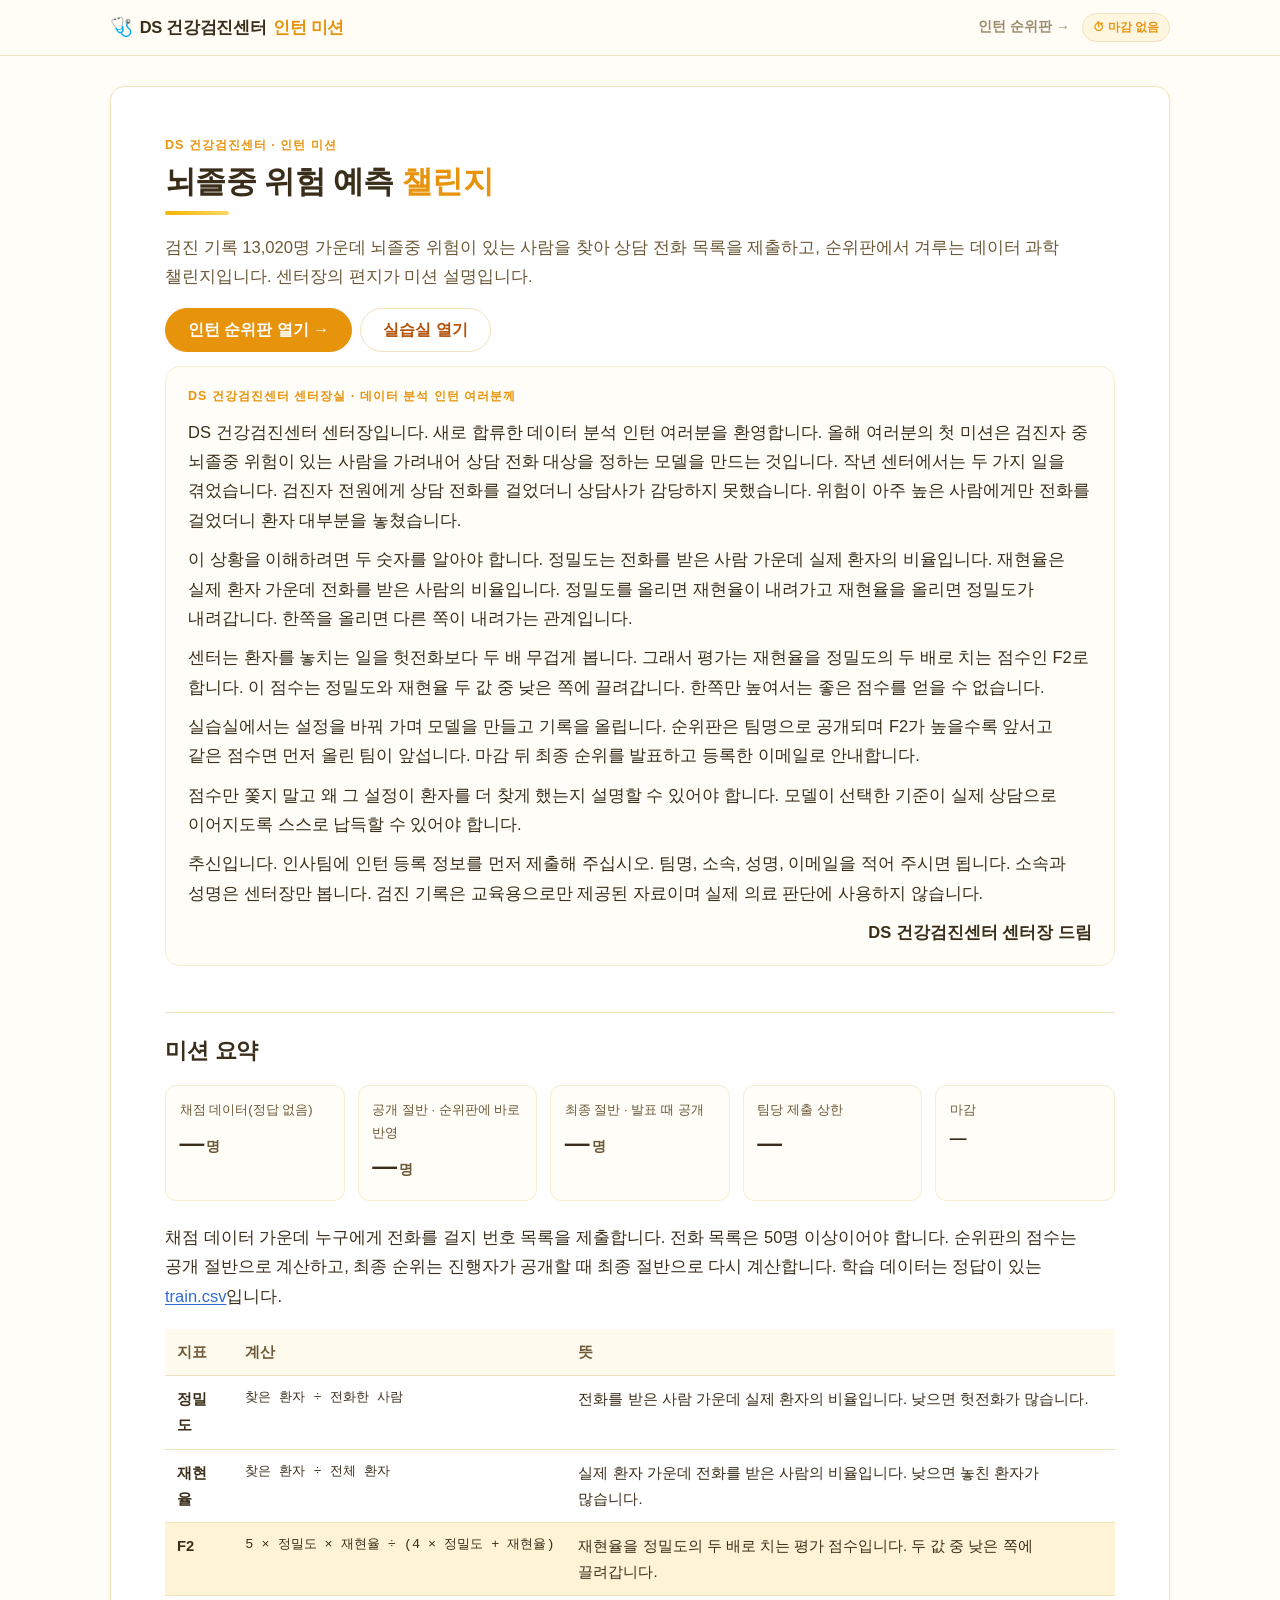
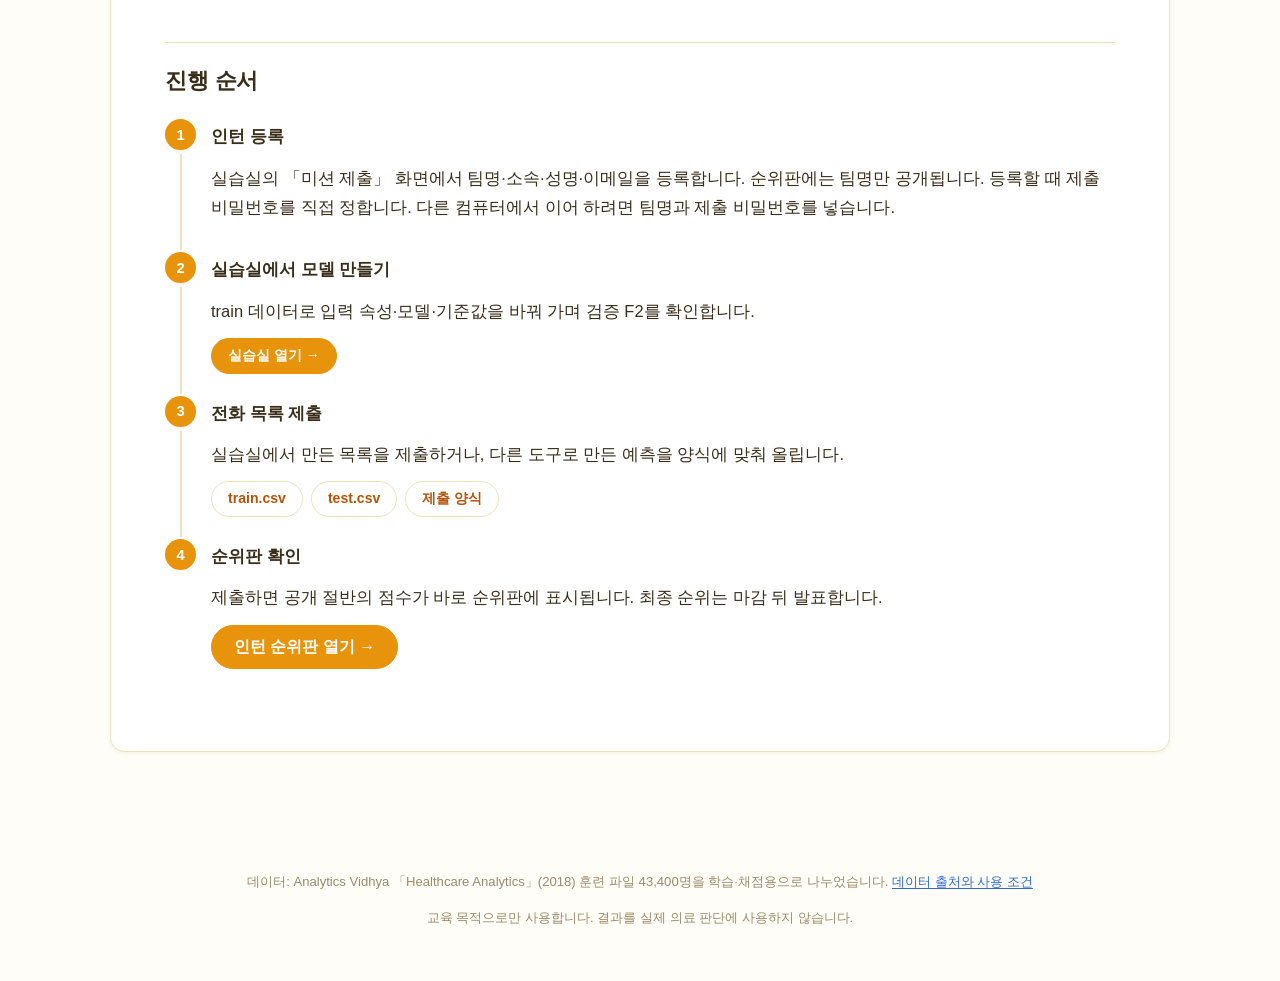
<file: index.html>
<!DOCTYPE html>
<html lang="ko">
<head>
<meta charset="utf-8">
<meta name="viewport" content="width=device-width, initial-scale=1">
<title>뇌졸중 위험 예측 챌린지 · DS 건강검진센터 인턴 미션</title>
<meta name="description" content="검진 기록으로 상담 전화를 걸 사람을 고르는 데이터 과학 챌린지의 안내와 순위판입니다.">
<link rel="icon" href="data:image/svg+xml,<svg xmlns=%22http://www.w3.org/2000/svg%22 viewBox=%220 0 100 100%22><text y=%22.9em%22 font-size=%2290%22>🩺</text></svg>">
<link rel="stylesheet" href="assets/style.css?v=tb16">
<link rel="stylesheet" href="assets/board.css?v=10">
</head>
<body>
<div class="topbar"><div class="inner">
  <a class="brand" href="./"><span class="chick">🩺</span> DS 건강검진센터 <span class="a" id="eventTitle">인턴 미션</span></a>
  <span class="spacer"></span>
  <a class="home" href="leaderboard.html">인턴 순위판 →</a>
  <span class="badge final" id="finalChip" hidden>최종 결과 발표</span>
  <span class="badge" id="deadlineChip">불러오는 중</span>
</div></div>

<div class="wrap">
<main>
  <span class="eyebrow">DS 건강검진센터 · 인턴 미션</span>
  <h1>뇌졸중 위험 예측 <span class="a">챌린지</span></h1>
  <div class="under"></div>
  <p class="lead">검진 기록 13,020명 가운데 뇌졸중 위험이 있는 사람을 찾아 상담 전화 목록을 제출하고, 순위판에서 겨루는 데이터 과학 챌린지입니다. 센터장의 편지가 미션 설명입니다.</p>
  <div class="links"><a class="btn primary big" href="leaderboard.html">인턴 순위판 열기 →</a><a class="btn big" href="app/" target="_blank" rel="noopener">실습실 열기</a></div>

  <!-- 센터장의 편지. 본문은 docs/letter_draft.txt 그대로 -->
  <div class="letter" aria-label="센터장의 편지">
    <span class="eyebrow">DS 건강검진센터 센터장실 · 데이터 분석 인턴 여러분께</span>
    <p>DS 건강검진센터 센터장입니다. 새로 합류한 데이터 분석 인턴 여러분을 환영합니다. 올해 여러분의 첫 미션은 검진자 중 뇌졸중 위험이 있는 사람을 가려내어 상담 전화 대상을 정하는 모델을 만드는 것입니다. 작년 센터에서는 두 가지 일을 겪었습니다. 검진자 전원에게 상담 전화를 걸었더니 상담사가 감당하지 못했습니다. 위험이 아주 높은 사람에게만 전화를 걸었더니 환자 대부분을 놓쳤습니다.</p>
    <p>이 상황을 이해하려면 두 숫자를 알아야 합니다. 정밀도는 전화를 받은 사람 가운데 실제 환자의 비율입니다. 재현율은 실제 환자 가운데 전화를 받은 사람의 비율입니다. 정밀도를 올리면 재현율이 내려가고 재현율을 올리면 정밀도가 내려갑니다. 한쪽을 올리면 다른 쪽이 내려가는 관계입니다.</p>
    <p>센터는 환자를 놓치는 일을 헛전화보다 두 배 무겁게 봅니다. 그래서 평가는 재현율을 정밀도의 두 배로 치는 점수인 F2로 합니다. 이 점수는 정밀도와 재현율 두 값 중 낮은 쪽에 끌려갑니다. 한쪽만 높여서는 좋은 점수를 얻을 수 없습니다.</p>
    <p>실습실에서는 설정을 바꿔 가며 모델을 만들고 기록을 올립니다. 순위판은 팀명으로 공개되며 F2가 높을수록 앞서고 같은 점수면 먼저 올린 팀이 앞섭니다. 마감 뒤 최종 순위를 발표하고 등록한 이메일로 안내합니다.</p>
    <p>점수만 쫓지 말고 왜 그 설정이 환자를 더 찾게 했는지 설명할 수 있어야 합니다. 모델이 선택한 기준이 실제 상담으로 이어지도록 스스로 납득할 수 있어야 합니다.</p>
    <p>추신입니다. 인사팀에 인턴 등록 정보를 먼저 제출해 주십시오. 팀명, 소속, 성명, 이메일을 적어 주시면 됩니다. 소속과 성명은 센터장만 봅니다. 검진 기록은 교육용으로만 제공된 자료이며 실제 의료 판단에 사용하지 않습니다.</p>
    <p class="sign">DS 건강검진센터 센터장 드림</p>
  </div>

  <h2>미션 요약</h2>
  <div class="kpi">
    <div><div class="t">채점 데이터(정답 없음)</div><div class="v"><span id="mTest">—</span><small>명</small></div></div>
    <div><div class="t">공개 절반 · 순위판에 바로 반영</div><div class="v"><span id="mPublic">—</span><small>명</small></div></div>
    <div><div class="t">최종 절반 · 발표 때 공개</div><div class="v"><span id="mPrivate">—</span><small>명</small></div></div>
    <div><div class="t">팀당 제출 상한</div><div class="v" id="mMaxSub">—</div></div>
    <div><div class="t">마감</div><div class="v sm" id="mDeadline">—</div></div>
  </div>
  <p>채점 데이터 가운데 누구에게 전화를 걸지 번호 목록을 제출합니다. 전화 목록은 50명 이상이어야 합니다. 순위판의 점수는 공개 절반으로 계산하고, 최종 순위는 진행자가 공개할 때 최종 절반으로 다시 계산합니다. 학습 데이터는 정답이 있는 <a href="data/train.csv" download>train.csv</a>입니다.</p>
  <table class="daymap">
    <thead><tr><th>지표</th><th>계산</th><th>뜻</th></tr></thead>
    <tbody>
      <tr><td><b>정밀도</b></td><td class="f">찾은 환자 ÷ 전화한 사람</td><td>전화를 받은 사람 가운데 실제 환자의 비율입니다. 낮으면 헛전화가 많습니다.</td></tr>
      <tr><td><b>재현율</b></td><td class="f">찾은 환자 ÷ 전체 환자</td><td>실제 환자 가운데 전화를 받은 사람의 비율입니다. 낮으면 놓친 환자가 많습니다.</td></tr>
      <tr class="key"><td><b>F2</b></td><td class="f">5 × 정밀도 × 재현율 ÷ (4 × 정밀도 + 재현율)</td><td>재현율을 정밀도의 두 배로 치는 평가 점수입니다. 두 값 중 낮은 쪽에 끌려갑니다.</td></tr>
    </tbody>
  </table>

  <h2>진행 순서</h2>
  <ol class="steps">
    <li><span class="st">인턴 등록</span>
      <p>실습실의 「미션 제출」 화면에서 팀명·소속·성명·이메일을 등록합니다. 순위판에는 팀명만 공개됩니다. 등록할 때 제출 비밀번호를 직접 정합니다. 다른 컴퓨터에서 이어 하려면 팀명과 제출 비밀번호를 넣습니다.</p></li>
    <li><span class="st">실습실에서 모델 만들기</span>
      <p>train 데이터로 입력 속성·모델·기준값을 바꿔 가며 검증 F2를 확인합니다.</p>
      <div class="links"><a class="btn primary" href="app/" target="_blank" rel="noopener">실습실 열기 →</a></div></li>
    <li><span class="st">전화 목록 제출</span>
      <p>실습실에서 만든 목록을 제출하거나, 다른 도구로 만든 예측을 양식에 맞춰 올립니다.</p>
      <div class="links">
        <a class="btn" href="data/train.csv" download>train.csv</a>
        <a class="btn" href="data/test.csv" download>test.csv</a>
        <a class="btn" href="data/sample_submission.csv" download>제출 양식</a>
      </div></li>
    <li><span class="st">순위판 확인</span>
      <p>제출하면 공개 절반의 점수가 바로 순위판에 표시됩니다. 최종 순위는 마감 뒤 발표합니다.</p>
      <div class="links"><a class="btn primary big" href="leaderboard.html">인턴 순위판 열기 →</a></div></li>
  </ol>

</main>
</div>

<footer class="foot">
  <p>데이터: Analytics Vidhya 「Healthcare Analytics」(2018) 훈련 파일 43,400명을 학습·채점용으로 나누었습니다. <a href="data/README.md">데이터 출처와 사용 조건</a></p>
  <p>교육 목적으로만 사용합니다. 결과를 실제 의료 판단에 사용하지 않습니다.</p>
</footer>

<script>window.CHALLENGE_MODE = "intro";</script>
<script src="config.js?v=4"></script>
<script src="app.js?v=11"></script>
</body>
</html>
</file>
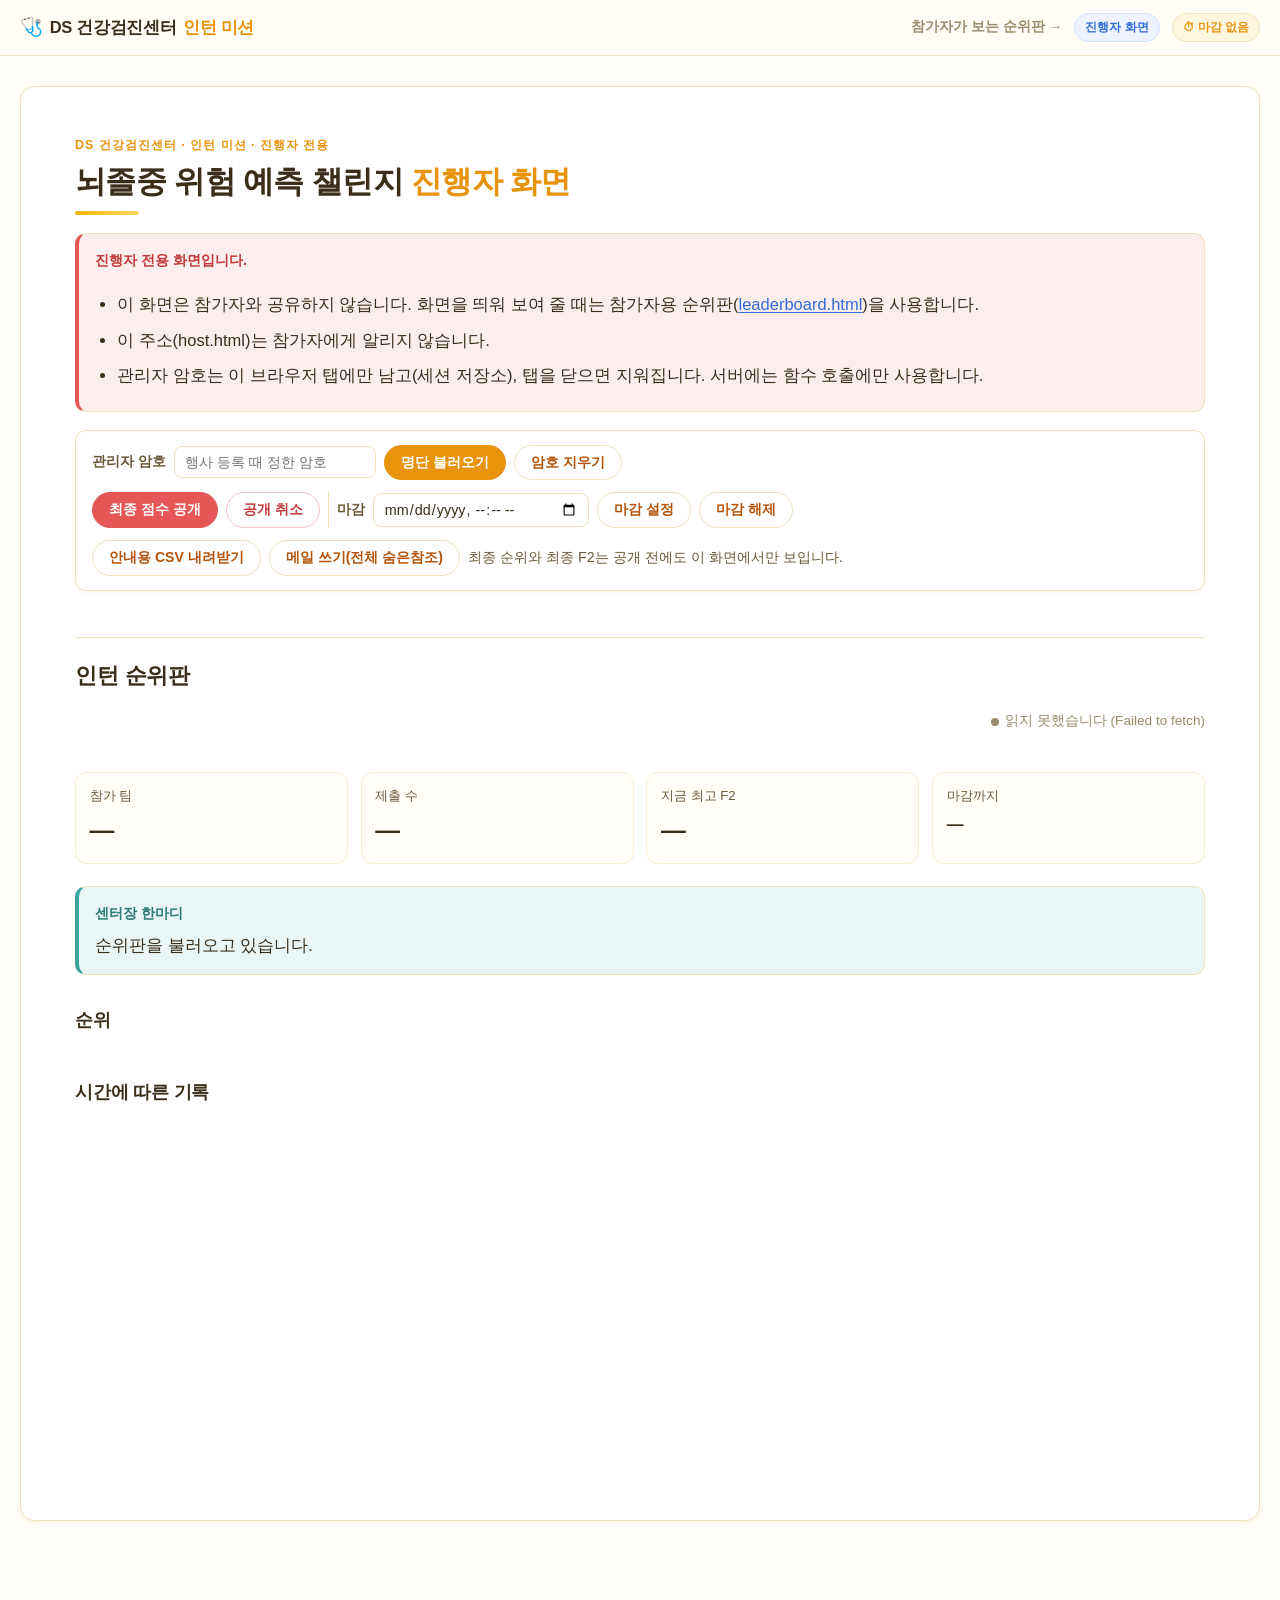
<file: host.html>
<!DOCTYPE html>
<html lang="ko">
<head>
<meta charset="utf-8">
<meta name="viewport" content="width=device-width, initial-scale=1">
<meta name="robots" content="noindex, nofollow">
<title>뇌졸중 위험 예측 챌린지 · 진행자 화면</title>
<link rel="icon" href="data:image/svg+xml,<svg xmlns=%22http://www.w3.org/2000/svg%22 viewBox=%220 0 100 100%22><text y=%22.9em%22 font-size=%2290%22>🗝️</text></svg>">
<link rel="stylesheet" href="assets/style.css?v=tb16">
<link rel="stylesheet" href="assets/board.css?v=10">
<style>
  .wrap { --maxw: 1400px; }
  main { max-width: 1400px; }
  .topbar .inner { max-width: 1400px; }
</style>
</head>
<body>
<div class="topbar"><div class="inner">
  <a class="brand" href="./"><span class="chick">🩺</span> DS 건강검진센터 <span class="a" id="eventTitle">인턴 미션</span></a>
  <span class="spacer"></span>
  <a class="home" href="leaderboard.html" target="_blank" rel="noopener">참가자가 보는 순위판 →</a>
  <span class="badge teacher">진행자 화면</span>
  <span class="badge final" id="finalChip" hidden>최종 결과 발표</span>
  <span class="badge" id="deadlineChip">불러오는 중</span>
</div></div>

<div class="wrap">
<main>
  <span class="eyebrow">DS 건강검진센터 · 인턴 미션 · 진행자 전용</span>
  <h1>뇌졸중 위험 예측 챌린지 <span class="a">진행자 화면</span></h1>
  <div class="under"></div>

  <div class="callout err" role="note">
    <div class="h">진행자 전용 화면입니다.</div>
    <ul>
      <li>이 화면은 참가자와 공유하지 않습니다. 화면을 띄워 보여 줄 때는 참가자용 순위판(<a href="leaderboard.html" target="_blank" rel="noopener">leaderboard.html</a>)을 사용합니다.</li>
      <li>이 주소(host.html)는 참가자에게 알리지 않습니다.</li>
      <li>관리자 암호는 이 브라우저 탭에만 남고(세션 저장소), 탭을 닫으면 지워집니다. 서버에는 함수 호출에만 사용합니다.</li>
    </ul>
  </div>

  <section class="admin" aria-label="관리">
    <form class="row" id="passForm" autocomplete="off">
      <label for="passInput">관리자 암호</label>
      <input type="password" id="passInput" placeholder="행사 등록 때 정한 암호">
      <button class="btn primary" type="submit">명단 불러오기</button>
      <button class="btn" type="button" id="passClear">암호 지우기</button>
      <span class="msg" id="adminMsg"></span>
    </form>
    <div class="row">
      <button class="btn danger primary" type="button" id="btnReveal">최종 점수 공개</button>
      <button class="btn danger" type="button" id="btnHide">공개 취소</button>
      <span class="sep" aria-hidden="true"></span>
      <label for="deadlineInput">마감</label>
      <input type="datetime-local" id="deadlineInput">
      <button class="btn" type="button" id="btnDeadline">마감 설정</button>
      <button class="btn" type="button" id="btnClearDeadline">마감 해제</button>
    </div>
    <div class="row">
      <button class="btn" type="button" id="btnCsv">안내용 CSV 내려받기</button>
      <a class="btn" id="mailLink" href="#">메일 쓰기(전체 숨은참조)</a>
      <span class="quiet">최종 순위와 최종 F2는 공개 전에도 이 화면에서만 보입니다.</span>
    </div>
  </section>

  <section id="board" aria-label="순위판">
    <h2>인턴 순위판</h2>
    <p class="quiet" id="boardLead"></p>
    <div class="ctl">
      <div class="seg" id="viewSeg" hidden>
        <button type="button" data-v="public">공개 순위</button><button type="button" data-v="final">최종 순위</button>
      </div>
      <div class="live"><span class="dot off" id="liveDot"></span><span id="liveText">읽는 중입니다</span></div>
    </div>
    <div class="callout warn" id="notice" hidden></div>

    <div class="podium" id="podium"></div>

    <div class="kpi">
      <div><div class="t">참가 팀</div><div class="v" id="kTeams">—</div></div>
      <div><div class="t">제출 수</div><div class="v" id="kSubs">—</div></div>
      <div><div class="t" id="kBestLabel">지금 최고 F2</div><div class="v" id="kBest">—</div></div>
      <div><div class="t">마감까지</div><div class="v sm" id="kLeft">—</div></div>
    </div>

    <div class="callout ask" aria-live="polite">
      <div class="h">센터장 한마디</div>
      <p id="bossSay">순위판을 불러오고 있습니다.</p>
    </div>

    <h3>순위</h3>
    <div class="tablewrap">
      <table class="board"><thead id="thead"></thead><tbody id="tbody"></tbody></table>
    </div>

    <h3>시간에 따른 기록</h3>
    <div id="plot"></div>
  </section>
</main>
</div>

<script>window.CHALLENGE_MODE = "host";</script>
<script src="config.js?v=4"></script>
<script src="https://cdn.plot.ly/plotly-2.35.2.min.js" charset="utf-8"></script>
<script src="app.js?v=11"></script>
</body>
</html>
</file>
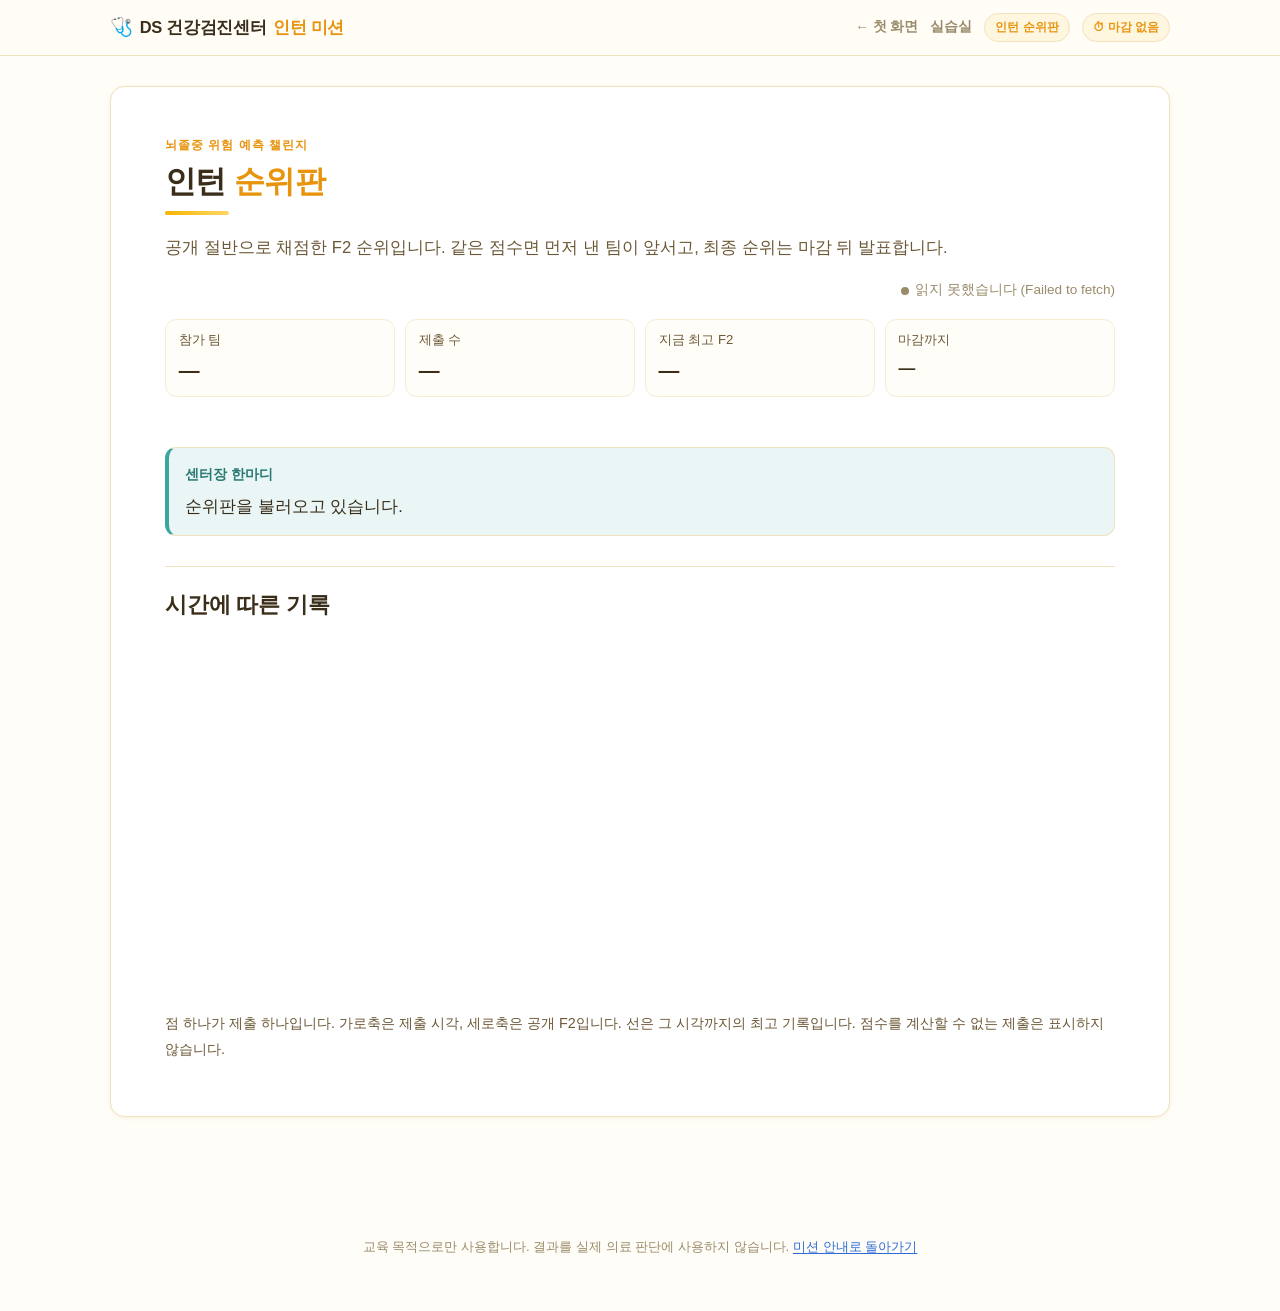
<file: leaderboard.html>
<!DOCTYPE html>
<html lang="ko">
<head>
<meta charset="utf-8">
<meta name="viewport" content="width=device-width, initial-scale=1">
<title>인턴 순위판 · 뇌졸중 위험 예측 챌린지</title>
<meta name="description" content="DS 건강검진센터 인턴 미션(뇌졸중 위험 예측 챌린지)의 실시간 순위판입니다.">
<link rel="icon" href="data:image/svg+xml,<svg xmlns=%22http://www.w3.org/2000/svg%22 viewBox=%220 0 100 100%22><text y=%22.9em%22 font-size=%2290%22>🏆</text></svg>">
<link rel="stylesheet" href="assets/style.css?v=tb16">
<link rel="stylesheet" href="assets/board.css?v=10">
</head>
<body class="lb">
<div class="topbar"><div class="inner">
  <a class="brand" href="./"><span class="chick">🩺</span> DS 건강검진센터 <span class="a" id="eventTitle">인턴 미션</span></a>
  <span class="spacer"></span>
  <a class="home" href="./">← 첫 화면</a>
  <a class="home" href="app/" target="_blank" rel="noopener">실습실</a>
  <span class="badge">인턴 순위판</span>
  <span class="badge final" id="finalChip" hidden>최종 결과 발표</span>
  <span class="badge" id="deadlineChip">불러오는 중</span>
</div></div>

<div class="wrap">
<main>
  <span class="eyebrow">뇌졸중 위험 예측 챌린지</span>
  <h1>인턴 <span class="a">순위판</span></h1>
  <div class="under"></div>
  <p class="lead">공개 절반으로 채점한 F2 순위입니다. 같은 점수면 먼저 낸 팀이 앞서고, 최종 순위는 마감 뒤 발표합니다.</p>

  <section id="board" aria-label="순위판">
    <div class="ctl">
      <div class="seg" id="viewSeg" hidden>
        <button type="button" data-v="public">공개 순위</button><button type="button" data-v="final">최종 순위</button>
      </div>
      <div class="live"><span class="dot off" id="liveDot"></span><span id="liveText">읽는 중입니다</span></div>
    </div>
    <div class="callout warn" id="notice" hidden></div>

    <div class="kpi">
      <div><div class="t">참가 팀</div><div class="v" id="kTeams">—</div></div>
      <div><div class="t">제출 수</div><div class="v" id="kSubs">—</div></div>
      <div><div class="t" id="kBestLabel">지금 최고 F2</div><div class="v" id="kBest">—</div></div>
      <div><div class="t">마감까지</div><div class="v sm" id="kLeft">—</div></div>
    </div>

    <div class="podium" id="podium"></div>

    <p class="quiet" id="boardLead"></p>
    <div class="tablewrap">
      <table class="board"><thead id="thead"></thead><tbody id="tbody"></tbody></table>
    </div>

    <div class="callout ask" aria-live="polite">
      <div class="h">센터장 한마디</div>
      <p id="bossSay">순위판을 불러오고 있습니다.</p>
    </div>

    <h2>시간에 따른 기록</h2>
    <div id="plot"></div>
    <p class="mini">점 하나가 제출 하나입니다. 가로축은 제출 시각, 세로축은 공개 F2입니다. 선은 그 시각까지의 최고 기록입니다. 점수를 계산할 수 없는 제출은 표시하지 않습니다.</p>
  </section>
</main>
</div>

<footer class="foot">
  <p>교육 목적으로만 사용합니다. 결과를 실제 의료 판단에 사용하지 않습니다. <a href="./">미션 안내로 돌아가기</a></p>
</footer>

<script>window.CHALLENGE_MODE = "board";</script>
<script src="config.js?v=4"></script>
<script src="https://cdn.plot.ly/plotly-2.35.2.min.js" charset="utf-8"></script>
<script src="app.js?v=11"></script>
</body>
</html>
</file>
<file: assets/style.css>
/* ============================================================
   서울대 평생교육원 데이터 분석 강의 · 웹 교재 공용 스타일
   디자인 계열: modeudata-population-web (따뜻한 크림·골드)
   ============================================================ */

:root {
  /* 참고 디자인 팔레트 */
  --gold: #f4b400;
  --accent: #e8930c;
  --bg: #fffdf7;
  --card: #fff6e0;
  --border: #f0e2bc;
  --border-soft: #f7edcf;
  --text: #3a2e1a;
  --text-soft: #6b5836;
  --muted: #9a8b6a;
  --blue: #4c8df6;
  --pink: #f4789b;

  /* 시맨틱 (참고 디자인의 band 색과 조화) */
  --green: #54a24b;
  --green-soft: #eef6e8;
  --red: #e45756;
  --red-soft: #fdeeee;
  --teal: #3ba6a0;
  --teal-soft: #e9f6f5;
  --blue-soft: #eef3ff;
  --violet: #b279a2;

  --code-bg: #2a2318;
  --code-text: #f0e8d6;

  --radius: 0.9rem;
  --radius-sm: 0.7rem;
  --shadow: 0 1px 4px rgba(180, 140, 20, 0.1);
  --shadow-lg: 0 8px 24px rgba(180, 140, 20, 0.16);
  --maxw: 880px;
  --font: -apple-system, BlinkMacSystemFont, "Apple SD Gothic Neo", "Malgun Gothic", "Segoe UI", Roboto, sans-serif;
  --mono: "SFMono-Regular", "D2Coding", Consolas, "Liberation Mono", Menlo, monospace;
}

* { box-sizing: border-box; }
html { scroll-behavior: smooth; }

body {
  margin: 0;
  font-family: var(--font);
  color: var(--text);
  background: var(--bg);
  line-height: 1.78;
  -webkit-font-smoothing: antialiased;
  font-size: 16.5px;
}

/* ---------- 상단 바 ---------- */
.topbar {
  position: sticky; top: 0; z-index: 50;
  background: rgba(255, 253, 247, 0.9);
  backdrop-filter: saturate(180%) blur(8px);
  border-bottom: 1px solid var(--border);
}
.topbar .inner { max-width: var(--maxw); margin: 0 auto; padding: 11px 20px; display: flex; align-items: center; gap: 12px; }
.topbar .brand { font-weight: 800; letter-spacing: -0.02em; display: flex; align-items: center; gap: 7px; color: var(--text); text-decoration: none; }
.topbar .brand .chick { font-size: 1.15rem; }
.topbar .brand .a { color: var(--accent); }
.topbar .spacer { flex: 1; }
.topbar .badge {
  font-size: 0.72rem; font-weight: 800; padding: 3px 10px; border-radius: 999px;
  border: 1px solid var(--border); background: var(--card); color: var(--accent);
}
.topbar .badge.teacher { border-color: #cfe0ff; background: var(--blue-soft); color: #2f6bd6; }
.topbar a.home { text-decoration: none; color: var(--muted); font-size: 0.85rem; font-weight: 700; }
.topbar a.home:hover { color: var(--text); }

/* ---------- 레이아웃 ---------- */
.wrap { max-width: var(--maxw); margin: 0 auto; padding: 30px 20px 96px; }
main {
  background: #fff; border: 1px solid var(--border); border-radius: var(--radius);
  padding: 42px clamp(20px, 5vw, 54px); box-shadow: var(--shadow);
}

/* ---------- 타이포 ---------- */
h1 { font-size: 1.95rem; font-weight: 800; letter-spacing: -0.02em; margin: 0.2rem 0 0; line-height: 1.32; }
h1 .a { color: var(--accent); }
.under { width: 64px; height: 4px; border-radius: 999px; background: linear-gradient(90deg, var(--gold), #ffd766); margin: 0.55rem 0 1.1rem; }
h2 { font-size: 1.4rem; font-weight: 800; letter-spacing: -0.01em; margin: 46px 0 14px; padding-top: 18px; border-top: 1px solid var(--border); }
h3 { font-size: 1.1rem; font-weight: 800; margin: 30px 0 10px; letter-spacing: -0.01em; }
p { margin: 12px 0; }
a { color: #2f6bd6; text-decoration-thickness: 1px; text-underline-offset: 2px; }
strong { font-weight: 800; }
ul, ol { padding-left: 22px; }
li { margin: 6px 0; }
hr { border: none; border-top: 1px solid var(--border); margin: 36px 0; }
.lead { font-size: 1.04rem; color: var(--text-soft); margin: 0.2rem 0 1rem; }
.eyebrow { font-size: 0.78rem; font-weight: 800; text-transform: uppercase; letter-spacing: 0.08em; color: var(--accent); }

/* ---------- 오늘 만드는 것 배너 ---------- */
.make-banner {
  background: linear-gradient(135deg, #fff6e0, #fffdf7);
  border: 1px solid var(--border); border-radius: var(--radius);
  padding: 18px 20px; margin: 22px 0 8px; box-shadow: var(--shadow);
}
.make-banner .t { font-weight: 800; margin-bottom: 6px; color: var(--accent); }
.make-banner ul { margin: 6px 0 0; }

/* ---------- 콜아웃 ---------- */
.callout { border: 1px solid var(--border); border-left: 4px solid var(--muted); background: var(--card); border-radius: var(--radius-sm); padding: 14px 16px; margin: 18px 0; }
.callout .h { font-weight: 800; font-size: 0.9rem; margin-bottom: 4px; display: flex; align-items: center; gap: 6px; }
.callout p:last-child, .callout ul:last-child { margin-bottom: 0; }
.callout p:first-of-type { margin-top: 4px; }

.callout.tip { border-left-color: var(--blue); background: var(--blue-soft); }
.callout.tip .h { color: #2f6bd6; }
.callout.warn { border-left-color: var(--accent); background: var(--card); }
.callout.warn .h { color: #b45309; }
.callout.check { border-left-color: var(--green); background: var(--green-soft); }
.callout.check .h { color: #3d7a37; }

/* 도입 활동 — 우리 반 데이터 */
.callout.data { border-left-color: var(--violet); background: linear-gradient(180deg, #fbf4f8 0%, var(--card) 100%); }
.callout.data .h { color: #8a5578; }
.callout.data .steps3 { list-style: none; margin: 8px 0 0; padding: 0; }
.callout.data .steps3 li { display: flex; gap: 9px; align-items: baseline; margin: 7px 0; }
.callout.data .steps3 .k {
  flex: none; font-size: 0.72rem; font-weight: 800; color: #8a5578;
  background: #f3e3ec; border-radius: 999px; padding: 2px 9px; letter-spacing: 0.02em;
}
.callout.data .fallback { font-size: 0.85rem; color: var(--muted); margin: 10px 0 0; }

/* 강사 전용 */
.callout.say { border-left-color: var(--blue); background: var(--blue-soft); }
.callout.say .h { color: #2f6bd6; }
.callout.ask { border-left-color: var(--teal); background: var(--teal-soft); }
.callout.ask .h { color: #2b7a75; }
.callout.err { border-left-color: var(--red); background: var(--red-soft); }
.callout.err .h { color: #c23b3a; }
.callout.theory { border-left-color: var(--violet); background: #f8f0f5; }
.callout.theory .h { color: #8a5578; }

/* ---------- 단계(따라하기) ---------- */
.steps { counter-reset: step; margin: 18px 0; padding: 0; list-style: none; }
.steps > li { position: relative; padding: 3px 0 18px 46px; margin: 0; }
.steps > li::before {
  counter-increment: step; content: counter(step);
  position: absolute; left: 0; top: 0; width: 31px; height: 31px; border-radius: 50%;
  background: var(--accent); color: #fff; font-weight: 800; font-size: 0.92rem;
  display: flex; align-items: center; justify-content: center; box-shadow: var(--shadow);
}
.steps > li:not(:last-child)::after { content: ""; position: absolute; left: 15px; top: 35px; bottom: 2px; width: 2px; background: var(--border); }
.steps > li .st { font-weight: 800; }

/* ---------- 코드 / 프롬프트 블록 ---------- */
.codewrap { position: relative; margin: 14px 0; }
.codewrap .label { position: absolute; top: 0; left: 0; font-size: 0.68rem; font-weight: 800; letter-spacing: 0.04em; padding: 4px 11px; border-bottom-right-radius: 8px; color: #fff; z-index: 2; }
.codewrap.prompt .label { background: var(--teal); }
.codewrap.code .label { background: #7a6338; }
.codewrap pre {
  margin: 0; background: var(--code-bg); color: var(--code-text);
  border-radius: var(--radius-sm); padding: 34px 16px 16px; overflow-x: auto;
  font-family: var(--mono); font-size: 0.86rem; line-height: 1.62;
}
.codewrap.prompt pre { background: #1c2b26; color: #d7f0ea; }
.codewrap.improve .label { background: var(--accent); }
.codewrap.improve pre { background: #2a2012; color: #f6e8cf; }
.copy-btn {
  position: absolute; top: 7px; right: 7px; background: rgba(255, 255, 255, 0.12); color: #fff;
  border: 1px solid rgba(255, 255, 255, 0.22); border-radius: 6px; padding: 4px 11px;
  font-size: 0.72rem; font-weight: 800; cursor: pointer; font-family: var(--font); transition: background 0.15s;
}
.copy-btn:hover { background: rgba(255, 255, 255, 0.25); }
.copy-btn.done { background: var(--green); border-color: var(--green); }
code:not(pre code) { background: var(--card); border: 1px solid var(--border); padding: 1px 6px; border-radius: 5px; font-family: var(--mono); font-size: 0.86em; color: #7a5a1e; }

/* ---------- 명언(영감 한 조각) ---------- */
.quote {
  border: 1px solid var(--border); border-left: 4px solid var(--gold);
  background: linear-gradient(135deg, #fffaf0, #fff); border-radius: var(--radius-sm);
  padding: 14px 18px; margin: 20px 0;
}
.quote .q { font-weight: 700; font-size: 1.02rem; letter-spacing: -0.01em; }
.quote .by { display: block; margin-top: 6px; font-size: 0.86rem; color: var(--text-soft); }
.quote .who { display: flex; gap: 12px; align-items: flex-start; margin-top: 8px; padding-top: 10px; border-top: 1px solid var(--border); font-size: 0.82rem; line-height: 1.6; color: var(--muted); font-weight: 400; }
.quote .who img { flex: 0 0 auto; width: 54px; height: 54px; border-radius: 50%; object-fit: cover; object-position: center top; border: 1px solid var(--border); background: #fff; }
.quote .who .cred { display: block; margin-top: 3px; font-size: 0.72rem; color: var(--border-strong, #9a927f); }

/* ---------- 미니 과제 ---------- */
.callout.mini { border-left-color: var(--teal); background: var(--teal-soft); }
.callout.mini .h { color: var(--teal); }

/* ---------- 체크리스트 ---------- */
.checklist { list-style: none; padding: 0; margin: 14px 0; }
.checklist li { padding-left: 30px; position: relative; margin: 8px 0; }
.checklist li::before { content: "☐"; position: absolute; left: 0; top: 0; font-size: 1.1rem; color: var(--accent); }

/* ---------- 링크 카드 / 목차 ---------- */
.linkgrid { display: grid; grid-template-columns: repeat(auto-fill, minmax(220px, 1fr)); gap: 12px; margin: 18px 0; }
.linkcard { display: block; text-decoration: none; color: inherit; border: 1px solid var(--border); border-radius: var(--radius-sm); padding: 16px; background: #fff; transition: border-color 0.15s, transform 0.15s, box-shadow 0.15s; }
.linkcard:hover { border-color: var(--accent); transform: translateY(-2px); box-shadow: var(--shadow-lg); }
.linkcard.locked { opacity: 0.5; cursor: default; pointer-events: none; }
.linkcard.locked:hover { transform: none; box-shadow: none; border-color: var(--border); }
.linkcard.locked .d { color: var(--muted); font-weight: 700; }
.linkcard .n { font-size: 0.72rem; font-weight: 800; color: var(--accent); }
.linkcard .tt { font-weight: 800; margin: 4px 0 2px; }
.linkcard .d { font-size: 0.85rem; color: var(--text-soft); }

/* ---------- 일자 맵 테이블 ---------- */
.daymap { width: 100%; border-collapse: collapse; margin: 18px 0; font-size: 0.92rem; }
.daymap th, .daymap td { text-align: left; padding: 10px 12px; border-bottom: 1px solid var(--border); vertical-align: top; }
.daymap th { background: #fffaee; color: var(--text-soft); font-weight: 800; }
.daymap tr:hover td { background: #fffaee; }

/* ---------- 진행표(강사용 시간표) ---------- */
.timetable { width: 100%; border-collapse: collapse; margin: 16px 0; font-size: 0.9rem; }
.timetable th, .timetable td { padding: 9px 11px; border: 1px solid var(--border); vertical-align: top; }
.timetable th { background: var(--blue-soft); color: #2f6bd6; font-weight: 800; }
.timetable td:first-child { white-space: nowrap; font-weight: 800; color: var(--muted); font-family: var(--mono); font-size: 0.85rem; }

/* ---------- 칩 ---------- */
.chip { display: inline-block; padding: 0.1rem 0.55rem; border-radius: 999px; font-size: 0.75rem; font-weight: 800; background: var(--card); color: var(--accent); }

/* ---------- 하단 이동 ---------- */
.pager { display: flex; justify-content: space-between; gap: 12px; margin-top: 46px; }
.pager a { flex: 1; text-decoration: none; border: 1px solid var(--border); border-radius: var(--radius-sm); padding: 14px 16px; background: #fff; color: inherit; transition: border-color 0.15s, box-shadow 0.15s; }
.pager a:hover { border-color: var(--accent); box-shadow: var(--shadow); }
.pager .dir { font-size: 0.72rem; color: var(--muted); font-weight: 800; }
.pager .tt { font-weight: 800; }
.pager a.next { text-align: right; }

footer.foot { max-width: var(--maxw); margin: 0 auto; padding: 10px 20px 40px; color: var(--muted); font-size: 0.82rem; text-align: center; }

@media (max-width: 640px) {
  body { font-size: 16px; }
  main { padding: 28px 18px; }
  h1 { font-size: 1.55rem; }
}

/* ── 용어사전 ── */
details.glossary { border: 1px solid var(--border); border-radius: var(--radius-sm); background: var(--card); margin: 14px 0; }
details.glossary summary { cursor: pointer; padding: 12px 16px; font-weight: 800; color: var(--text-soft); list-style: none; }
details.glossary summary::-webkit-details-marker { display: none; }
details.glossary summary::before { content: "▸ "; color: var(--accent); }
details.glossary[open] summary::before { content: "▾ "; }
details.glossary .gin { padding: 0 16px 14px; }
table.glossary-table { width: 100%; border-collapse: collapse; font-size: 0.9rem; margin: 6px 0 0; }
table.glossary-table th, table.glossary-table td { padding: 8px 11px; border: 1px solid var(--border); text-align: left; vertical-align: top; }
table.glossary-table th { background: #fff3d6; color: #b45309; font-weight: 800; white-space: nowrap; }
table.glossary-table td.term { white-space: nowrap; font-weight: 700; }
table.glossary-table td.dayn { white-space: nowrap; font-weight: 800; color: var(--muted); font-size: 0.82rem; }
.glossary-more { font-size: 0.9rem; margin: 8px 0 0; }

/* ---------- 실물 표본(specimen) — 같은 데이터의 여러 모습을 실물로 나란히 ---------- */
.specimen-row { display: grid; grid-template-columns: repeat(auto-fit, minmax(226px, 1fr)); gap: 14px; margin: 18px 0; }
.specimen { border: 1px solid var(--border); border-radius: var(--radius-sm); background: #fff; overflow: hidden; display: flex; flex-direction: column; box-shadow: var(--shadow); }
.specimen .tag { font-size: 0.74rem; font-weight: 800; padding: 6px 12px; color: #fff; letter-spacing: 0.01em; }
.specimen.st .tag { background: var(--green); }
.specimen.semi .tag { background: var(--teal); }
.specimen.un .tag { background: var(--violet); }
.specimen .body { padding: 12px; flex: 1; display: flex; align-items: center; justify-content: center; }
.specimen .note { font-size: 0.8rem; line-height: 1.55; color: var(--text-soft); padding: 9px 12px; border-top: 1px dashed var(--border); background: #fffdf6; }
.specimen pre.mini { margin: 0; width: 100%; background: var(--code-bg); color: var(--code-text); border-radius: 8px; padding: 12px; overflow-x: auto; font-family: var(--mono); font-size: 0.7rem; line-height: 1.6; }
.specimen pre.mini .k { color: #ffd766; }
.minitable { width: 100%; border-collapse: collapse; font-size: 0.72rem; font-family: var(--mono); }
.minitable th, .minitable td { border: 1px solid var(--border); padding: 5px 7px; text-align: left; white-space: nowrap; }
.minitable td:last-child { white-space: normal; }
.minitable th { background: var(--green-soft); color: #3d7a37; font-weight: 800; }
.minitable tr.hl td { background: #fff3d6; }
.specimen svg { max-width: 100%; height: auto; display: block; }

/* ---------- 인터랙티브 확인 문제(quiz) ---------- */
.quiz { border: 1px solid var(--border); border-radius: var(--radius-sm); background: #fff; padding: 16px 18px; margin: 16px 0; box-shadow: var(--shadow); }
.quiz .qq { font-weight: 700; margin-bottom: 4px; }
.quiz .qn { display: inline-block; font-size: 0.74rem; font-weight: 800; color: var(--accent); background: var(--card); border: 1px solid var(--border); border-radius: 999px; padding: 1px 10px; margin-right: 7px; vertical-align: 2px; }
.quiz .qitem { margin: 12px 0 0; }
.quiz .qs { font-size: 0.95rem; margin-bottom: 6px; }
.quiz .qopts { display: flex; flex-wrap: wrap; gap: 8px; }
.quiz .qopts-col { flex-direction: column; align-items: stretch; }
.quiz .opt { font-family: var(--font); font-size: 0.88rem; font-weight: 700; text-align: left; color: var(--text); background: #fffdf6; border: 1.5px solid var(--border); border-radius: 999px; padding: 7px 16px; cursor: pointer; transition: border-color 0.15s, background 0.15s, transform 0.12s; }
.quiz .qopts-col .opt { border-radius: var(--radius-sm); }
.quiz .opt:hover:not(:disabled) { border-color: var(--accent); }
.quiz .opt:disabled { cursor: default; opacity: 0.55; }
.quiz .opt.right { background: var(--green-soft); border-color: var(--green); color: #3d7a37; opacity: 1; }
.quiz .opt.right::after { content: " ✓"; font-weight: 800; }
.quiz .opt.wrong { background: var(--red-soft); border-color: var(--red); color: #c23b3a; animation: quiz-shake 0.35s; }
@keyframes quiz-shake { 25% { transform: translateX(-4px); } 75% { transform: translateX(4px); } }
.quiz .fb { display: none; margin-top: 10px; font-size: 0.88rem; line-height: 1.6; color: var(--text-soft); background: var(--green-soft); border-left: 3px solid var(--green); border-radius: 0 8px 8px 0; padding: 8px 12px; }
.quiz .fb.show { display: block; }
.quiz details.reveal { margin-top: 8px; border: 1px dashed var(--border); border-radius: var(--radius-sm); background: #fffdf6; }
.quiz details.reveal summary { cursor: pointer; padding: 9px 14px; font-size: 0.86rem; font-weight: 800; color: var(--accent); list-style: none; }
.quiz details.reveal summary::-webkit-details-marker { display: none; }
.quiz details.reveal summary::before { content: "▸ "; }
.quiz details.reveal[open] summary::before { content: "▾ "; }
.quiz details.reveal p { margin: 0; padding: 0 14px 12px; font-size: 0.9rem; }
@media print { .quiz .fb { display: block; } .quiz details.reveal { display: block; } }
/* 질문 콜아웃 안에 끼우는 선택형 문항 — 카드 장식 없이 선택지만 */
.callout.ask .quiz { background: transparent; border: 0; box-shadow: none; padding: 0; margin: 8px 0 0; }
.callout.ask .quiz .opt { background: #fff; }


/* 교과서 인용 박스 — 정의·핵심 명제만 짧게 인용(출처 쪽수 필수), 이어서 우리말 풀이 */
.tbquote { border: 1px solid var(--border); border-left: 4px solid var(--accent); background: #fffdf6; border-radius: var(--radius-sm); padding: 14px 16px; margin: 18px 0; }
.tbquote .h { font-weight: 800; font-size: 0.9rem; margin-bottom: 6px; }
.tbquote .h .src { font-weight: 600; color: var(--muted); font-size: 0.8rem; margin-left: 8px; }
.tbquote .q { margin: 4px 0; line-height: 1.7; }
.tbquote .t { margin: 6px 0 0; color: #6b5d3f; }

/* ---- 주소 만들기 위젯 (2차시 KOBIS — 키 붙여넣기 → 완성 주소·Secrets 동기화) ---- */
.urlmaker{border:1.5px dashed var(--accent);background:#fffdf6;border-radius:var(--radius-sm);padding:14px 16px;margin:18px 0}
.urlmaker .um-label{display:block;font-weight:800;color:#b45309;font-size:.92rem;margin-bottom:8px}
.urlmaker input{width:100%;box-sizing:border-box;padding:10px 12px;border:1px solid var(--border);border-radius:8px;font-family:var(--mono);font-size:.9rem;background:#fff;color:var(--text)}
.urlmaker input:focus{outline:2px solid var(--gold);border-color:var(--gold)}
.urlmaker .made{margin-top:10px;padding:10px 12px;background:var(--code-bg);color:var(--code-text);border-radius:8px;font-family:var(--mono);font-size:.8rem;word-break:break-all;line-height:1.55;min-height:1.2em}
.urlmaker .btns{margin-top:10px;display:flex;gap:8px;flex-wrap:wrap}
.urlmaker .copybtn,.urlmaker .openbtn{display:inline-block;border:1px solid var(--border);border-radius:8px;padding:7px 14px;font-size:.85rem;font-weight:800;cursor:pointer;text-decoration:none;font-family:var(--font)}
.urlmaker .copybtn{background:var(--accent);border-color:var(--accent);color:#fff}
.urlmaker .copybtn:disabled{background:var(--card);border-color:var(--border);color:var(--muted);cursor:default}
.urlmaker .copybtn.done{background:var(--green);border-color:var(--green)}
.urlmaker .openbtn{background:#fff;color:#b45309}
.urlmaker .um-note{margin-top:9px;font-size:.8rem;color:var(--text-soft);line-height:1.6}

/* ---- 오늘의 체크 — 클릭 체크박스 (2026-08-27) ---- */
.checklist li{cursor:pointer;user-select:none;border-radius:8px;padding-top:3px;padding-bottom:3px;transition:background .18s ease,color .18s ease}
.checklist li:hover{background:var(--green-soft)}
.checklist li::before{content:"";width:19px;height:19px;box-sizing:border-box;border:2px solid var(--green);border-radius:6px;background:#fff;top:5px;font-size:13px;font-weight:800;line-height:15px;text-align:center;color:#fff;transition:background .18s ease,transform .18s ease}
.checklist li.done{background:var(--green-soft);color:var(--text-soft)}
.checklist li.done::before{content:"✓";background:var(--green);border-color:var(--green);animation:checkpop .28s ease}
@keyframes checkpop{0%{transform:scale(.6)}55%{transform:scale(1.25)}100%{transform:scale(1)}}

/* 파일명 복사 칩 — 파일 이름을 누르면 이름이 그대로 복사된다 */
.fname { display: inline-flex; align-items: center; gap: 5px; font-family: var(--mono); font-size: 0.85em; font-weight: 700; color: #5b4a22; background: #faf3e3; border: 1px solid #e3d5b3; border-radius: 6px; padding: 1px 8px; cursor: pointer; vertical-align: baseline; line-height: 1.5; }
.fname::after { content: "📋"; font-size: 0.85em; }
.fname:hover { background: #f3e8cd; }
.fname.done { color: #166534; background: #dcfce7; border-color: #86efac; }
.fname.done::after { content: "✓ 복사됨"; font-size: 0.8em; }
.codewrap .label .fname { color: #fff; background: rgba(255,255,255,0.16); border-color: rgba(255,255,255,0.35); margin-left: 6px; font-size: 1em; padding: 0 7px; }
.codewrap .label .fname:hover { background: rgba(255,255,255,0.28); }
.codewrap .label .fname.done { background: rgba(255,255,255,0.28); border-color: #86efac; color: #bbf7d0; }

/* 프롬프트 아래 접어 두는 예시 코드 */
details.sample { margin: -6px 0 14px; }
details.sample summary { cursor: pointer; display: inline-block; font-size: 0.85rem; font-weight: 700; color: var(--accent); list-style: none; padding: 4px 0; }
details.sample summary::-webkit-details-marker { display: none; }
details.sample summary::before { content: "▸ "; }
details.sample[open] summary::before { content: "▾ "; }

/* ── 인터랙티브 위젯(6차시) ── */
/* 슬라이드용 위젯(.widget/.wctl/.wbtn/.wout)을 교재의 밝은 배경에 맞춰 다시 씀.
   마크업: figure.interactive > .widget(svg + .wctl) + figcaption  */
.interactive { margin: 22px 0; padding: 10px 10px 12px; background: #fff; border: 1px solid var(--border); border-radius: var(--radius); box-shadow: var(--shadow); }
.interactive .widget { color: #1c2230; }
.interactive .widget svg { width: 100%; height: auto; display: block; }
.interactive .wctl { display: flex; flex-wrap: wrap; align-items: center; gap: 8px 14px; margin-top: 10px; padding: 0 4px; font-size: 0.9rem; font-weight: 700; color: #1c2230; line-height: 1.5; }
.interactive .wctl label { display: inline-flex; align-items: center; gap: 8px; white-space: nowrap; }
.interactive .wctl input[type="range"] { width: clamp(120px, 40%, 240px); margin: 0; accent-color: #2b7fd6; cursor: pointer; }
.interactive .wbtn { font-family: var(--font); font-size: 0.88rem; font-weight: 700; line-height: 1.4; color: #1c2230; background: #fff; border: 1.5px solid var(--border); border-radius: 999px; padding: 6px 14px; cursor: pointer; transition: border-color 0.15s, background 0.15s, color 0.15s; }
.interactive .wbtn:hover { border-color: #2b7fd6; }
.interactive .wbtn:focus-visible { outline: 2px solid #2b7fd6; outline-offset: 2px; }
.interactive .wbtn.on { background: #2b7fd6; border-color: #2b7fd6; color: #fff; }
.interactive .wout { margin-left: auto; text-align: right; color: #b07a00; font-weight: 800; font-variant-numeric: tabular-nums; }
.interactive figcaption { margin: 8px 4px 0; font-size: 0.86rem; line-height: 1.6; color: var(--text-soft); }
.interactive figcaption::before { content: ""; display: inline-block; width: 7px; height: 7px; border-radius: 50%; background: #2b7fd6; margin-right: 7px; vertical-align: 1px; }
@media (max-width: 600px) {
  .interactive { padding: 8px 8px 10px; }
  .interactive .wctl { flex-direction: column; align-items: stretch; gap: 8px; }
  .interactive .wctl label { white-space: normal; }
  .interactive .wctl input[type="range"] { flex: 1; width: auto; min-width: 0; }
  .interactive .wbtn { font-size: 0.84rem; }
  .interactive .wout { margin-left: 0; text-align: left; }
}
@media print {
  .interactive { box-shadow: none; break-inside: avoid; }
}

/* ── 상황 갤러리(7차시 실험실) — 사이킷런 계산 + plotly 그래프 + 실험 프롬프트 ── */
.situation { margin: 22px 0; padding: 12px 12px 14px; background: #fff; border: 1px solid var(--border); border-radius: var(--radius); box-shadow: var(--shadow); }
.situation .sit-h { display: flex; align-items: baseline; gap: 10px; margin: 0 4px 6px; }
.situation .sit-h .num { font-size: 0.8rem; font-weight: 800; color: #2b7fd6; letter-spacing: .06em; }
.situation .sit-h .t { font-size: 1.02rem; font-weight: 800; color: var(--text); }
.situation .intuition { margin: 0 4px 8px; font-size: 0.95rem; color: var(--text); }
.situation .plot { width: 100%; min-height: 300px; }
.situation .plot img { width: 100%; height: auto; display: block; }
.situation .reading { margin: 8px 4px 0; padding-left: 0; list-style: none; font-size: 0.9rem; color: var(--text-soft); }
.situation .reading li::before { content: "·  "; color: #2b7fd6; font-weight: 800; }
.situation details.try { margin: 10px 4px 0; }
.situation details.try summary { cursor: pointer; font-size: 0.88rem; font-weight: 700; color: var(--accent); list-style: none; }
.situation details.try summary::-webkit-details-marker { display: none; }
.situation details.try summary::before { content: "▸ "; }
.situation details.try[open] summary::before { content: "▾ "; }
.situation details.try .codewrap { margin-top: 6px; }
figure.case { margin: 12px 0 0; }
figure.case img { width: 100%; height: auto; display: block; border-radius: var(--radius-sm); }
figure.case figcaption { font-size: 0.82rem; color: var(--muted); margin-top: 4px; }
@media (max-width: 600px) { .situation { padding: 8px 8px 10px; } .situation .plot { min-height: 260px; } }

/* ── 답 적는 칸 (assets/answer.js) — 저장하지 않고 화면에만 남는다 ── */
.callout.ask li { margin-bottom: 14px; }
.answer-in { display: block; width: 100%; margin-top: 8px; padding: 10px 12px 10px 34px; box-sizing: border-box;
  font-family: var(--font); font-size: 0.94rem; line-height: 1.6; color: var(--text);
  background: #fff url("data:image/svg+xml;utf8,<svg xmlns='http://www.w3.org/2000/svg' width='16' height='16' viewBox='0 0 16 16'><path d='M2 12.4V14h1.6l7.1-7.1-1.6-1.6L2 12.4zM13.8 4.3c.2-.2.2-.5 0-.7l-1.4-1.4a.5.5 0 0 0-.7 0l-1.1 1.1 2.1 2.1 1.1-1.1z' fill='%23e8930c'/></svg>") no-repeat 10px 12px;
  border: 1.5px solid var(--accent); border-radius: var(--radius-sm);
  box-shadow: 0 1px 0 rgba(232,147,12,.16);
  resize: vertical; overflow: hidden; transition: box-shadow .12s, border-color .12s; }
.answer-in:hover { border-color: #d9820a; }
.answer-in:focus { outline: none; border-color: #2b7fd6; background-color: #fbfdff;
  box-shadow: 0 0 0 3px rgba(43,127,214,.18); }
.answer-in::placeholder { color: #b08a4a; }
.answer-cell { width: 100%; box-sizing: border-box; padding: 7px 8px;
  font-family: var(--font); font-size: 0.94rem; font-weight: 700; text-align: center; color: var(--text);
  background: #fffaf0; border: 1.5px solid var(--accent); border-radius: 6px; }
.answer-cell::placeholder { color: #c9a25e; font-weight: 400; }
.answer-cell:hover { border-color: #d9820a; }
.answer-cell:focus { outline: none; border-color: #2b7fd6; background: #fff;
  box-shadow: 0 0 0 3px rgba(43,127,214,.18); }
table.daymap td:has(> .answer-cell) { padding: 4px; background: #fffdf7; }
@media print { .answer-in, .answer-cell { border-color: #ccc; box-shadow: none; background-image: none; } }

/* ── 자가 채점 (assets/selfcheck.js) — 정오만 알리고 정답은 보이지 않는다 ── */
.selfcheck { margin: 10px 0 0; }
.sc-note { margin: 0 0 12px; font-size: 0.9rem; color: var(--text-soft); }
.sc-part { margin: 0 0 18px; padding: 12px 14px 14px; background: #fff;
  border: 1px solid var(--border); border-radius: var(--radius-sm); }
.sc-title { font-size: 0.98rem; font-weight: 800; color: var(--text); margin-bottom: 10px; }
.sc-step { margin: 0 0 10px; padding: 8px 10px; border-left: 3px solid var(--border);
  border-radius: 0 6px 6px 0; background: #fffdf7; }
.sc-step.done { border-left-color: var(--green); background: var(--green-soft); }
.sc-step.here { border-left-color: var(--red); background: var(--red-soft); }
.sc-step-h { font-size: 0.88rem; font-weight: 700; color: var(--text-soft); margin-bottom: 6px; }
.sc-grid { display: grid; grid-template-columns: repeat(2, minmax(0, 1fr)); gap: 6px 14px; }
.sc-row { display: flex; align-items: center; gap: 8px; font-size: 0.9rem; color: var(--text); }
.sc-lab { flex: 1 1 auto; }
.sc-in { flex: 0 0 88px; box-sizing: border-box; padding: 5px 7px; text-align: right;
  font-family: var(--font); font-size: 0.92rem; color: var(--text);
  background: #fff; border: 1px solid var(--border); border-radius: 6px; }
.sc-in:focus { outline: none; border-color: #2b7fd6; box-shadow: 0 0 0 2px rgba(43,127,214,.15); }
.sc-mark { flex: 0 0 16px; font-weight: 800; }
.sc-mark.ok { color: var(--green); }
.sc-mark.no { color: var(--red); }
.sc-bar { display: flex; gap: 8px; margin-top: 12px; }
.sc-btn { padding: 7px 16px; font-family: var(--font); font-size: 0.9rem; font-weight: 700;
  color: #fff; background: var(--accent); border: 0; border-radius: 999px; cursor: pointer; }
.sc-btn.ghost { color: var(--text-soft); background: #fff; border: 1px solid var(--border); }
.sc-btn:hover { filter: brightness(1.05); }
.sc-msg { margin: 10px 0 0; font-size: 0.9rem; line-height: 1.6; color: var(--text-soft); }
.sc-msg.ok { color: var(--green); font-weight: 700; }
.sc-msg.no { color: var(--red); }
.sc-msg.hold { color: var(--accent); }
@media (max-width: 600px) { .sc-grid { grid-template-columns: 1fr; } }
details.selfcheck-fold { margin: 8px 0 0; }
details.selfcheck-fold > summary { cursor: pointer; display: inline-block; padding: 7px 16px;
  font-size: 0.9rem; font-weight: 700; color: var(--text-soft);
  background: #fff; border: 1px solid var(--border); border-radius: 999px; list-style: none; }
details.selfcheck-fold > summary::-webkit-details-marker { display: none; }
details.selfcheck-fold > summary::before { content: "▸ "; }
details.selfcheck-fold[open] > summary::before { content: "▾ "; }

/* ── 심화 실험실 안내 카드 ── */
.callout.lab { border: 2px solid var(--accent); background: linear-gradient(180deg, #fffaf0 0%, #fff 60%); }
.callout.lab .h { color: var(--accent); font-size: 1.02rem; }
.callout.lab .labgo { margin: 12px 0 2px; }
.callout.lab .labgo a { display: inline-block; padding: 9px 20px; font-size: 0.95rem; font-weight: 800;
  color: #fff; background: var(--accent); border-radius: 999px; text-decoration: none; }
.callout.lab .labgo a:hover { filter: brightness(1.06); }
</file>
<file: assets/board.css>
/* DS 건강검진센터 인턴 미션 · 순위판 전용 규칙
   토큰·구성 요소는 assets/style.css(웹 교재 공용 스타일 그대로 복사)에서 가져오고,
   여기에는 교재에 없는 순위판 부품만 둔다. 모양은 교재의 옛 순위판(web/challenge)을 따른다. */

[hidden] { display: none !important; }
.wrap { --maxw: 1100px; }
main { max-width: 1100px; overflow-wrap: anywhere; word-break: keep-all; }
.topbar .inner { max-width: 1100px; flex-wrap: wrap; row-gap: 6px; }
.topbar .badge.final { border-color: var(--accent); background: var(--accent); color: #fff; }
.daymap tr.key td { background: #fff3d6; }
.daymap td.f { font-family: var(--mono); font-size: 0.84rem; white-space: nowrap; }
.num { text-align: right; font-variant-numeric: tabular-nums; white-space: nowrap; }
.quiet { color: var(--text-soft); font-size: 0.9rem; }
.mini { font-size: 0.9rem; color: var(--text-soft); }

/* 편지 — 교재의 표본 카드처럼 담백하게 */
.letter { border: 1px solid var(--border-soft); border-radius: var(--radius); background: var(--bg); padding: 18px 22px; margin: 14px 0 6px; }
.letter .eyebrow { display: block; margin-bottom: 4px; }
.letter p { margin: 10px 0; }
.letter p.sign { text-align: right; font-weight: 800; margin-bottom: 0; }

/* 버튼 — 교재의 알약 버튼(.sc-btn · .labgo) 모양 */
.links { display: flex; flex-wrap: wrap; gap: 8px; margin: 8px 0 4px; }
.btn {
  display: inline-flex; align-items: center; gap: 6px; font-family: var(--font); font-size: 0.88rem; font-weight: 700;
  line-height: 1.4; color: #b45309; background: #fff; border: 1px solid var(--border); border-radius: 999px;
  padding: 7px 16px; text-decoration: none; cursor: pointer; transition: border-color 0.15s;
}
.btn:hover { border-color: var(--accent); }
.btn.primary { color: #fff; background: var(--accent); border-color: var(--accent); }
.btn.primary:hover { filter: brightness(1.06); }
.btn.danger { color: #c23b3a; border-color: #f3c6c5; }
.btn.danger.primary { color: #fff; background: var(--red); border-color: var(--red); }
.btn:disabled { opacity: 0.5; cursor: default; }
.btn.big { font-size: 1rem; font-weight: 800; padding: 10px 22px; }

/* 리더보드 페이지 — 순위표가 중심, 줄 간격을 촘촘하게 */
.lb .kpi { gap: 0.6rem; margin-bottom: 1rem; }
.lb .kpi > div { padding: 0.5rem 0.8rem; }
.lb .kpi .v { font-size: 1.3rem; }
.lb .podium { margin-bottom: 1rem; }
.lb .pod { padding: 0.8rem; }
.lb .pod .big { font-size: 2rem; }
.lb table.board { border-spacing: 0 0.25rem; }
.lb table.board td { padding: 0.4rem 0.6rem; }
.lb table.board td.rank { font-size: 1.3rem; color: var(--text); width: 2.8rem; }
.lb table.board td.team { font-size: 1rem; }
.lb h2 { margin-top: 30px; }


/* 조작 줄 */
.ctl { display: flex; gap: 0.6rem; align-items: center; flex-wrap: wrap; margin: 0.4rem 0 1rem; }
.ctl .seg { display: flex; border: 1px solid var(--border); border-radius: 999px; overflow: hidden; background: var(--card); }
.ctl .seg button { border: 0; background: transparent; padding: 0.45rem 1rem; font-size: 0.95rem; color: var(--text-soft); cursor: pointer; font-family: var(--font); }
.ctl .seg button.on { background: var(--accent); color: #fff; font-weight: 700; }
.ctl .live { margin-left: auto; font-size: 0.85rem; color: var(--muted); display: flex; align-items: center; gap: 0.4rem; }
.dot { width: 0.5rem; height: 0.5rem; border-radius: 50%; background: var(--green); flex: none; }
.dot.off { background: var(--muted); }

/* 시상대 */
.podium { display: grid; grid-template-columns: repeat(3, 1fr); gap: 0.9rem; margin: 0.2rem 0 1.4rem; }
.pod { border: 1px solid var(--border-soft); border-radius: var(--radius); background: var(--bg); padding: 1rem 0.9rem; text-align: center; position: relative; min-width: 0; }
.pod .medal { font-size: 1.9rem; line-height: 1; }
.pod .who { font-weight: 800; font-size: 1.05rem; margin: 0.35rem 0 0.1rem; overflow-wrap: anywhere; }
.pod .big { font-size: 2.3rem; font-weight: 800; color: var(--accent); line-height: 1.1; margin: 0.3rem 0 0; font-variant-numeric: tabular-nums; }
.pod .big span { font-size: 0.95rem; font-weight: 600; color: var(--text-soft); }
.pod .sub { font-size: 0.75rem; color: var(--text-soft); margin-top: 0.45rem; overflow-wrap: anywhere; }
.pod.first { background: linear-gradient(180deg, #fff3cf, #fff9ea); border-color: var(--gold); box-shadow: var(--shadow-lg); }
.pod.empty { opacity: 0.45; background: var(--bg); border-color: var(--border-soft); box-shadow: none; }
.pod.crown { animation: crown 1.4s ease-out 1; }
@keyframes crown { 0% { box-shadow: 0 0 0 0 rgba(244, 180, 0, 0.5); } 40% { box-shadow: 0 0 0 10px rgba(244, 180, 0, 0.15); } 100% { box-shadow: var(--shadow-lg); } }

/* 요약 수치 */
.kpi { display: grid; grid-template-columns: repeat(auto-fit, minmax(150px, 1fr)); gap: 0.8rem; margin: 0 0 1.4rem; }
.kpi > div { border: 1px solid var(--border-soft); border-radius: var(--radius-sm); padding: 0.7rem 0.85rem; background: var(--bg); min-width: 0; }
.kpi .t { font-size: 0.82rem; color: var(--text-soft); }
.kpi .v { font-size: 1.55rem; font-weight: 800; color: var(--text); font-variant-numeric: tabular-nums; }
.kpi .v small { font-size: 0.85rem; font-weight: 600; color: var(--text-soft); margin-left: 2px; }
.kpi .v.sm { font-size: 1.05rem; line-height: 1.5; padding-top: 0.3rem; }

/* 순위표 */
.tablewrap { overflow-x: auto; margin: 0 0 0.6rem; }
table.board { width: 100%; border-collapse: separate; border-spacing: 0 0.4rem; }
table.board th { font-size: 0.8rem; color: var(--text-soft); text-align: left; padding: 0 0.6rem 0.2rem; font-weight: 700; white-space: nowrap; }
table.board th.num { text-align: right; }
table.board td { background: var(--bg); border-top: 1px solid var(--border-soft); border-bottom: 1px solid var(--border-soft); padding: 0.55rem 0.6rem; font-size: 0.93rem; vertical-align: middle; overflow-wrap: normal; }
table.board td:first-child { border-left: 1px solid var(--border-soft); border-radius: var(--radius-sm) 0 0 var(--radius-sm); }
table.board td:last-child { border-right: 1px solid var(--border-soft); border-radius: 0 var(--radius-sm) var(--radius-sm) 0; }
table.board td[colspan] { border: 1px solid var(--border-soft); border-radius: var(--radius-sm); }
table.board tr.fresh td { animation: fresh 1.6s ease-out 1; }
@keyframes fresh { from { background: #fff1c9; } to {} }
table.board td.rank { font-weight: 800; color: var(--muted); width: 2.4rem; text-align: center; font-size: 1.05rem; }
table.board td.team { font-weight: 700; line-height: 1.45; min-width: 6rem; }
table.board td.team b { white-space: nowrap; }
/* 진행자 화면: 성명 칸 아래 소속·이메일, 설정은 줄을 꺾지 않고 표가 가로로 넘어간다 */
table.board td.person, table.board td.setting, table.board td.setting .detail, table.board td.person .detail { white-space: nowrap; max-width: none; }
table.board td.person { font-weight: 700; }
table.board .detail { display: block; font-size: 0.76rem; font-weight: 400; color: var(--text-soft); overflow-wrap: anywhere; }
.bar { position: relative; height: 1.5rem; background: var(--border-soft); border-radius: 999px; overflow: hidden; min-width: 90px; }
.bar i { position: absolute; inset: 0 auto 0 0; background: var(--accent); border-radius: 999px; opacity: 0.85; }
.bar b { position: relative; display: block; text-align: center; line-height: 1.5rem; font-size: 0.82rem; color: var(--text); font-variant-numeric: tabular-nums; }
.up { color: var(--green); font-weight: 800; }
.down { color: var(--red); font-weight: 800; }
.same { color: var(--muted); }
.tag { display: inline-block; white-space: nowrap; font-size: 0.68rem; font-weight: 700; padding: 0.08rem 0.45rem; border-radius: 999px; background: var(--card); color: var(--accent); border: 1px solid var(--border); margin-left: 0.35rem; vertical-align: middle; }
#plot { width: 100%; height: 360px; }

/* 진행자 화면 */
.admin { border: 1px solid var(--border); border-radius: var(--radius-sm); background: #fff; padding: 14px 16px; margin: 18px 0; display: grid; gap: 12px; box-shadow: var(--shadow); }
.admin .row { display: flex; flex-wrap: wrap; align-items: center; gap: 8px; }
.admin label { font-size: 0.86rem; font-weight: 700; color: var(--text-soft); }
.admin input[type=password], .admin input[type=datetime-local] {
  font-family: var(--font); font-size: 0.9rem; padding: 7px 10px; border: 1px solid var(--border); border-radius: 8px; background: #fff; color: var(--text); min-width: 0;
}
.admin input:focus { outline: 2px solid var(--gold); border-color: var(--gold); }
.admin .sep { width: 1px; align-self: stretch; background: var(--border); }
.admin .msg { font-size: 0.88rem; }
.admin .msg.err { color: var(--red); font-weight: 700; }
.admin .msg.ok { color: var(--green); font-weight: 700; }

@media (max-width: 720px) {
  .podium { grid-template-columns: 1fr; }
  .kpi { grid-template-columns: repeat(2, minmax(0, 1fr)); }
  .kpi .v { font-size: 1.3rem; }
  .daymap { font-size: 0.86rem; }
  .daymap th, .daymap td { padding: 8px 7px; }
  .daymap td:first-child { white-space: nowrap; }
  .daymap td.f { white-space: normal; font-size: 0.78rem; }
  table.board .hide { display: none; }
  table.board td, table.board th { padding-left: 0.4rem; padding-right: 0.4rem; }
  table.board td.rank { width: 1.8rem; }
  table.board td.team { min-width: 0; }
  .bar { min-width: 64px; }
  .ctl .live { margin-left: 0; }
  .letter { padding: 14px 16px; }
  .admin .sep { display: none; }
}
@media (prefers-reduced-motion: reduce) { .pod.crown, table.board tr.fresh td { animation: none; } }
.lb table.board td .detail { white-space: nowrap; }
</file>
